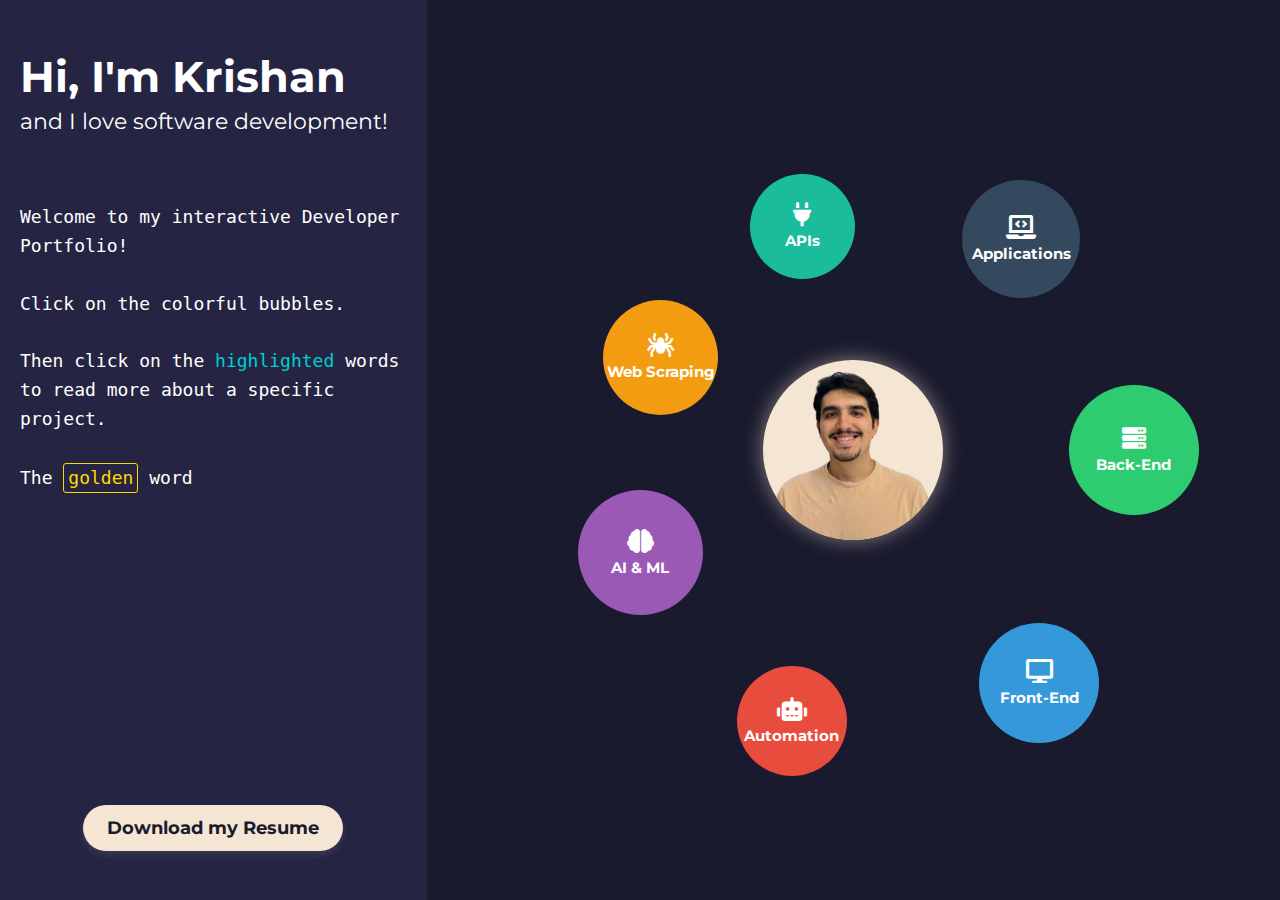
<file: index.html>
<!DOCTYPE html>
<html lang="en">
<head>
    <meta charset="UTF-8">
    <meta name="viewport" content="width=device-width, initial-scale=1.0">
    <title>Krishan Heredia - Interactive Developer Portfolio</title>
    <link href="https://fonts.googleapis.com/css2?family=Montserrat:wght@400;700&family=Roboto:wght@400;700&display=swap" rel="stylesheet">
    <link rel="stylesheet" href="https://cdnjs.cloudflare.com/ajax/libs/font-awesome/5.15.3/css/all.min.css">
    <link rel="stylesheet" href="styles/main.css">
    <link rel="stylesheet" href="styles/panel.css">
    <link rel="stylesheet" href="styles/bubbles.css">
    <link rel="stylesheet" href="styles/text.css">
    <link rel="stylesheet" href="styles/cv.css">
    <link rel="stylesheet" href="styles/modals.css">
</head>
<body>
    <div id="portfolio">
        <div id="mobile-header" class="mobile-only">
            <!-- Mobile header bubbles will be added here dynamically -->
        </div>

        <div id="side-panel">
            <div class="section-1">
                    <h1>Hi, I'm Krishan</h1>
                    <p>and I love software development!</p>
            </div>
            <div class="section-2">
                <div id="typing-container"></div>
            </div>
            <div class="section-3">
                <div id="cv-button-container"></div>
            </div>
        </div>

        <div id="bubble-container">
            <div id="central-bubble">
                <img src="assets/pic.png" alt="Krishan's profile picture">
            </div>
        </div>
    </div>

    <div id="modal-container" class="modal">
        <div class="modal-content">
            <span class="close">&times;</span>
            <div class="modal-header">
                <div class="title-and-category">
                    <h2 id="modal-title" class="modal-title"></h2>
                    <span class="category-tag"></span>
                </div>
                <span class="status"></span>
                <span class="featured-indicator">FEATURED</span>
            </div>
            <div class="modal-body">
                <h3 id="content-title" class="content-title"></h3>
                <div class="abstract">
                    <div class="abstract-preview"></div>
                    <div class="abstract-full"></div>
                    <button class="see-more">See more</button>
                </div>
                <div class="info-boxes"></div>
                <div class="media-container"></div>
                <a href="#" class="cta-button" target="_blank"></a>
            </div>
        </div>
    </div>

    <script src="scripts/utils.js"></script>
    <script src="scripts/data.js"></script>
    <script src="scripts/bubbles.js"></script>
    <script src="scripts/text.js"></script>
    <script src="scripts/cv.js"></script>
    <script src="scripts/modals.js"></script>
    <script src="scripts/main.js"></script>
</body>
</html>
</file>
<file: styles/main.css>
body {
    font-family: 'Roboto', sans-serif;
    background-color: #1a1a2e;
    color: #ffffff;
    margin: 0;
    padding: 0;
    overflow: hidden;
}

#portfolio {
    display: flex;
    width: 100vw;
    height: 100vh;
}

#side-panel {
    width: 33.33%;
    display: flex;
    flex-direction: column;
    background-color: #252543;
}

#bubble-container {
    width: 66.67%;
    position: relative;
}

#central-bubble {
    position: absolute;
    top: 50%;
    left: 50%;
    transform: translate(-50%, -50%);
    width: 200px;
    height: 200px;
    border-radius: 50%;
    overflow: hidden;
    background-color: #f5e6d3;
}

#central-bubble img {
    width: 100%;
    height: 100%;
    object-fit: cover;
}

@media (min-width: 769px) and (max-width: 1024px) {
    #portfolio {
        flex-direction: row;
    }
    
    #side-panel {
        width: 55%;
        height: 100vh;
        overflow-y: auto;
    }
    
    #bubble-container {
        width: 45%;
        height: 100vh;
        margin: 0;
        display: flex;
        flex-direction: column;
        align-items: center;
        overflow-y: auto;
        padding: 20px 0;
    }
    
    #central-bubble {
        display: none;
    }
}


@media (max-width: 768px) {

    body, html {
        overflow: auto;
        height: 100%;
    }

    #portfolio {
        flex-direction: column;
        height: auto;
        min-height: 100vh;
        padding-top: 60px; /* Adjust this value based on your header height */
    }

    #mobile-header {
        position: fixed;
        top: 0;
        left: 0;
        width: 100%;
        z-index: 1000;
        background-color: #1a1a2e;
        padding: 10px 0;
        box-shadow: 0 2px 5px rgba(0,0,0,0.2);
    }

    #mobile-header-content {
        display: inline-flex;
    }

    .mobile-bubble-title {
        display: inline-block;
        padding: 10px 15px;
        margin: 0 5px;
        border-radius: 20px;
        color: white;
        font-weight: bold;
        cursor: pointer;
        transition: opacity 0.3s ease;
    }

    #side-panel {
        width: 100%;
        height: auto;
        min-height: calc(100vh - 60px); /* Adjust based on header height */
        overflow-y: visible;
    }

    #side-panel .section-1 {
        padding-top: 20px; /* Reduced from previous value */
    }

    #bubble-container {
        display: none;
    }

    .mobile-only {
        display: block;
    }
}

@media (min-width: 769px) {
    .mobile-only {
        display: none;
    }
}
</file>
<file: styles/panel.css>
#side-panel {
    width: 33.33%;
    height: 100%;
    background-color: #252543;
    display: flex;
    flex-direction: column;
}

#side-panel .section-1 {
    height: 16.67%;
    padding: 20px;
    display: flex;
    flex-direction: column;
    justify-content: center;
}

#side-panel .section-1 h1 {
    font-size: 2.7em;
    margin: 0;
    font-family: 'Montserrat', sans-serif;
}

#side-panel .section-1 p {
    font-size: 1.35em;
    margin: 5px 0 0;
    font-family: 'Montserrat', sans-serif;
}

#side-panel .section-2 {
    height: 66.67%;
    position: relative;
    overflow: hidden;
}

#side-panel .section-3 {
    height: 16.67%;
    display: flex;
    align-items: center;
    justify-content: center;
}

@media (max-width: 768px) {
    #side-panel {
        width: 100%;
        height: auto;
        min-height: 100vh;
        overflow-y: auto;
        padding-bottom: 20px;
    }

    #mobile-header {
        position: sticky;
        top: 0;
        z-index: 1000;
        background-color: #1a1a2e;
    }

    #side-panel .section-1,
    #side-panel .section-2,
    #side-panel .section-3 {
        height: auto;
        padding: 20px;
    }

    #side-panel .section-1 {
        padding-top: 60px; /* Add top padding to account for the sticky header */
    }

    #side-panel .section-1 h1 {
        font-size: 2em;
        word-wrap: break-word;
        margin-top: 0; /* Ensure no extra space at the top */
    }

    #side-panel .section-1 p {
        font-size: 1.2em;
        word-wrap: break-word;
    }

    #side-panel .section-2 {
        flex-grow: 1;
        overflow-y: visible;
    }
}
</file>
<file: styles/bubbles.css>
#bubble-container {
    width: 66.67%;
    height: 100%;
    position: relative;
    display: flex;
    flex-wrap: wrap;
    justify-content: center;
    align-items: center;
}

#central-bubble {
    position: absolute;
    top: 50%;
    left: 50%;
    transform: translate(-50%, -50%);
    width: 20vmin;
    height: 20vmin;
    max-width: 200px;
    max-height: 200px;
    background-color: #f5e6d3;
    border-radius: 50%;
    display: flex;
    justify-content: center;
    align-items: center;
    overflow: hidden;
    box-shadow: 0 0 20px rgba(245, 230, 211, 0.5);
}

#central-bubble img {
    width: 100%;
    height: 100%;
    object-fit: cover;
}

.bubble {
    position: absolute;
    border-radius: 50%;
    display: flex;
    flex-direction: column;
    justify-content: center;
    align-items: center;
    cursor: pointer;
    transition: transform 0.3s, box-shadow 0.3s, filter 0.3s;
    font-family: 'Montserrat', sans-serif;
    width: 15vmin;
    height: 15vmin;
    max-width: 150px;
    max-height: 150px;
    min-width: 80px;
    min-height: 80px;
}

.bubble:hover {
    transform: scale(1.1);
    box-shadow: 0 0 15px rgba(255, 255, 255, 0.5);
}

.bubble.inactive {
    filter: grayscale(100%) brightness(50%);
}

.bubble-content {
    text-align: center;
}

.bubble-icon {
    font-size: calc(1vmin + 10px);
    margin-bottom: 5px;
    display: none;
}

.bubble-title {
    font-size: calc(0.8vmin + 8px);
    font-weight: bold;
}

@media (min-width: 1025px) {
    .bubble-icon {
        display: block;
        font-size: 24px;
        margin-bottom: 5px;
    }
}

@media (min-width: 769px) and (max-width: 1024px) {
    #bubble-container {
        display: flex;
        flex-direction: column;
        align-items: center;
        overflow-y: auto;
        padding: 20px 0;
    }

    .bubble {
        width: 90%;
        height: 60px;
        margin: 10px 0;
        position: relative;
        border-radius: 30px;
        display: flex;
        justify-content: center;
        align-items: center;
    }

    .bubble-content {
        position: static;
        display: flex;
        justify-content: center;
        align-items: center;
        width: 100%;
        height: 100%;
    }

    .bubble-icon {
        display: none;
    }

    .bubble-title {
        font-size: 16px;
        text-align: center;
    }
}

@media (max-width: 768px) {
    #bubble-container {
        display: none;
    }

    #mobile-header-content {
        display: flex;
        overflow-x: auto;
        white-space: nowrap;
        -webkit-overflow-scrolling: touch;
        scrollbar-width: none; /* Firefox */
        -ms-overflow-style: none; /* Internet Explorer 10+ */
        padding: 10px 0;
    }

    #mobile-header-content::-webkit-scrollbar {
        display: none; /* WebKit */
    }

    .mobile-bubble-title {
        flex: 0 0 auto;
        padding: 10px 15px;
        margin: 0 5px;
        border-radius: 20px;
        font-size: 14px;
        font-weight: bold;
        cursor: pointer;
        white-space: nowrap;
    }
}
</file>
<file: styles/text.css>
#text-container {
    white-space: pre-wrap;
    font-family: monospace;
    font-size: 18px;
    line-height: 1.6;
    padding: 20px;
    overflow-y: auto;
    height: 100%;
    box-sizing: border-box;
    color: #ffffff;
}

.clickable {
    cursor: pointer;
    position: relative;
    display: inline-block;
}

.clickable::after {
    content: '';
    position: absolute;
    left: 0;
    bottom: 0;
    width: 100%;
    height: 1px;
    background-color: currentColor;
    transform: scaleX(0);
    transition: transform 0.3s;
    transform-origin: left;
}

.clickable:hover::after {
    transform: scaleX(1);
}

.featured {
    color: gold;
    padding: 0 4px;
    border-radius: 3px;
    position: relative;
    border: 1px solid gold;
    animation: borderPulse 1.5s infinite;
}

.featured::before {
    content: '';
    position: absolute;
    left: 0;
    top: 0;
    width: 100%;
    height: 100%;
    animation: pulseHighlight 1.5s infinite;
    border-radius: 3px;
}

@keyframes pulseHighlight {
    0%, 100% { background-color: rgba(255, 215, 0, 0.1); }
    50% { background-color: rgba(255, 215, 0, 0.3); }
}

@keyframes borderPulse {
    0%, 100% { box-shadow: 0 0 0 0 rgba(255,215,0,0.4); }
    50% { box-shadow: 0 0 0 4px rgba(255,215,0,0.0); }
}

.project { color: #00CED1; }
.experience { color: #FF6347; }
.credential { color: #FFD700; }
.publication { color: #9370DB; }
</file>
<file: styles/cv.css>
.cv-button-container {
    display: flex;
    justify-content: center;
    align-items: center;
    height: 100%;
}

.cv-download-button {
    background-color: #f5e6d3;
    color: #1a1a2e;
    border: none;
    padding: 12px 24px;
    font-size: 18px;
    font-family: 'Montserrat', sans-serif;
    font-weight: bold;
    border-radius: 30px;
    cursor: pointer;
    transition: all 0.3s ease;
    box-shadow: 0 4px 6px rgba(245, 230, 211, 0.1);
}

.cv-download-button:hover {
    background-color: #ffffff;
    transform: translateY(-2px);
    box-shadow: 0 6px 8px rgba(245, 230, 211, 0.2);
}

.cv-download-button:active {
    transform: translateY(0);
    box-shadow: 0 2px 4px rgba(245, 230, 211, 0.1);
}
</file>
<file: styles/modals.css>
body {
    font-family: 'Roboto', sans-serif;
    background-color: #1a1a2e;
    color: #ffffff;
    margin: 0;
    padding: 0;
    display: flex;
    justify-content: center;
    align-items: center;
    min-height: 100vh;
}

.container {
    display: flex;
    gap: 20px;
    flex-wrap: wrap;
    justify-content: center;
    padding: 20px;
}

.modal-trigger {
    background-color: #4a4e69;
    color: #ffffff;
    border: none;
    padding: 15px 30px;
    font-size: 18px;
    cursor: pointer;
    transition: all 0.3s ease;
    border-radius: 8px;
    font-weight: 600;
    text-transform: uppercase;
    letter-spacing: 1px;
    box-shadow: 0 4px 6px rgba(0, 0, 0, 0.1);
}

.modal-trigger:hover {
    background-color: #22223b;
    transform: translateY(-2px);
    box-shadow: 0 6px 8px rgba(0, 0, 0, 0.15);
}

.modal {
    display: none;
    position: fixed;
    z-index: 1;
    left: 0;
    top: 0;
    width: 100%;
    height: 100%;
    overflow: hidden;
    background-color: rgba(0,0,0,0.6);
    backdrop-filter: blur(5px);
}

.modal-content {
    background-color: #22223b;
    margin: 5vh auto;
    padding: 40px;
    width: 80%;
    max-width: 800px;
    max-height: 90vh;
    border-radius: 20px;
    box-shadow: 0 10px 30px rgba(0, 0, 0, 0.3);
    position: relative;
    overflow-y: auto;
}

.close {
    color: #aaa;
    float: right;
    font-size: 28px;
    font-weight: bold;
    cursor: pointer;
    transition: color 0.3s;
    position: absolute;
    top: 20px;
    right: 30px;
}

.close:hover {
    color: #fff;
}

.modal-header {
    display: flex;
    align-items: center;
    justify-content: space-between;
    margin-bottom: 25px;
    border-bottom: 2px solid #4a4e69;
    padding-bottom: 15px;
    flex-wrap: wrap;
}

.title-and-category {
    display: flex;
    align-items: center;
    gap: 15px;
}

h2, h3, h4, h5 {
    font-family: 'Montserrat', sans-serif;
    color: #f8f9fa;
    margin: 0;
}

h2 { font-size: 28px; }
h3 { font-size: 24px; margin-bottom: 10px; }
h4 { font-size: 20px; margin-bottom: 20px; color: #e9ecef; }
h5 { font-size: 18px; margin: 10px 0; }

.category-tag {
    padding: 5px 15px;
    border-radius: 20px;
    font-size: 14px;
    font-weight: 600;
    display: flex;
    align-items: center;
    gap: 5px;
    color: #ffffff;
}

.status {
    font-size: 14px;
    font-weight: 600;
    text-transform: uppercase;
    letter-spacing: 1px;
    padding: 5px 12px;
    border-radius: 20px;
    color: #ffffff;
}

.status.ongoing {
    background-color: #ffc107;
}

.status.completed {
    background-color: #28a745;
}

.featured-indicator {
    font-weight: bold;
    text-transform: uppercase;
    font-size: 18px;
    background: linear-gradient(to right, #ffd700, #ffa500);
    -webkit-background-clip: text;
    background-clip: text;
    color: transparent;
    animation: goldPulsate 2s ease-in-out infinite;
}

@keyframes goldPulsate {
    0%, 100% { opacity: 0.5; }
    50% { opacity: 1; }
}

.modal-body {
    font-size: 16px;
    line-height: 1.6;
    color: #ced4da;
}

.abstract {
    margin-bottom: 20px;
}

.see-more {
    border: none;
    cursor: pointer;
    font-weight: bold;
    padding: 5px 10px;
    font-size: 14px;
    border-radius: 5px;
    color: #ffffff;
}

.info-boxes {
    display: flex;
    gap: 20px;
    margin-bottom: 20px;
    flex-wrap: wrap;
}

.info-box {
    flex: 1;
    min-width: 200px;
    background-color: #2a2a4a;
    padding: 15px;
    border-radius: 10px;
    display: flex;
    flex-direction: column;
    align-items: center;
    text-align: center;
}

.info-box i {
    font-size: 24px;
    margin-bottom: 10px;
}

.cta-button {
    display: inline-block;
    text-decoration: none;
    padding: 10px 20px;
    border-radius: 5px;
    font-weight: bold;
    transition: background-color 0.3s ease;
    color: #ffffff;
}

.cta-button:hover {
    filter: brightness(90%);
}

.media-container {
    display: flex;
    flex-direction: column;
    align-items: center;
    width: 100%;
}

.media-item {
    width: 100%;
    max-width: 800px;
    margin-bottom: 20px;
}

.video-container {
    position: relative;
    padding-bottom: 56.25%; /* 16:9 aspect ratio */
    height: 0;
    overflow: hidden;
}

.video-container iframe,
.video-container video {
    position: absolute;
    top: 0;
    left: 0;
    width: 100%;
    height: 100%;
}

.media-item img, .media-item video {
    max-width: 100%;
    border-radius: 10px;
}

.media-item p {
    text-align: center;
    margin-top: 10px;
}

.slide-in {
    animation: slideIn 0.5s ease-in-out;
}

@keyframes slideIn {
    from {
        transform: translateY(-50px);
        opacity: 0;
    }
    to {
        transform: translateY(0);
        opacity: 1;
    }
}

/* Responsive design */
@media (max-width: 768px) {
    .modal-content {
        width: 90%;
        padding: 30px;
        margin: 20px auto;
        max-height: calc(100vh - 20px);
        overflow-y: auto;
    }

    h2 { font-size: 24px; }

    .close {
        position: sticky;
        top: 0;
        right: 10px;
        z-index: 1000;
        background-color: #22223b42;
        padding: 30px;
    }

    .modal-header {
        padding-top: 30px;
    }

    .title-and-category {
        flex-direction: column;
        align-items: flex-start;
        gap: 10px;
    }

    .category-tag, .status {
        margin-top: 10px;
    }

    .info-boxes {
        flex-direction: column;
    }
}
</file>
